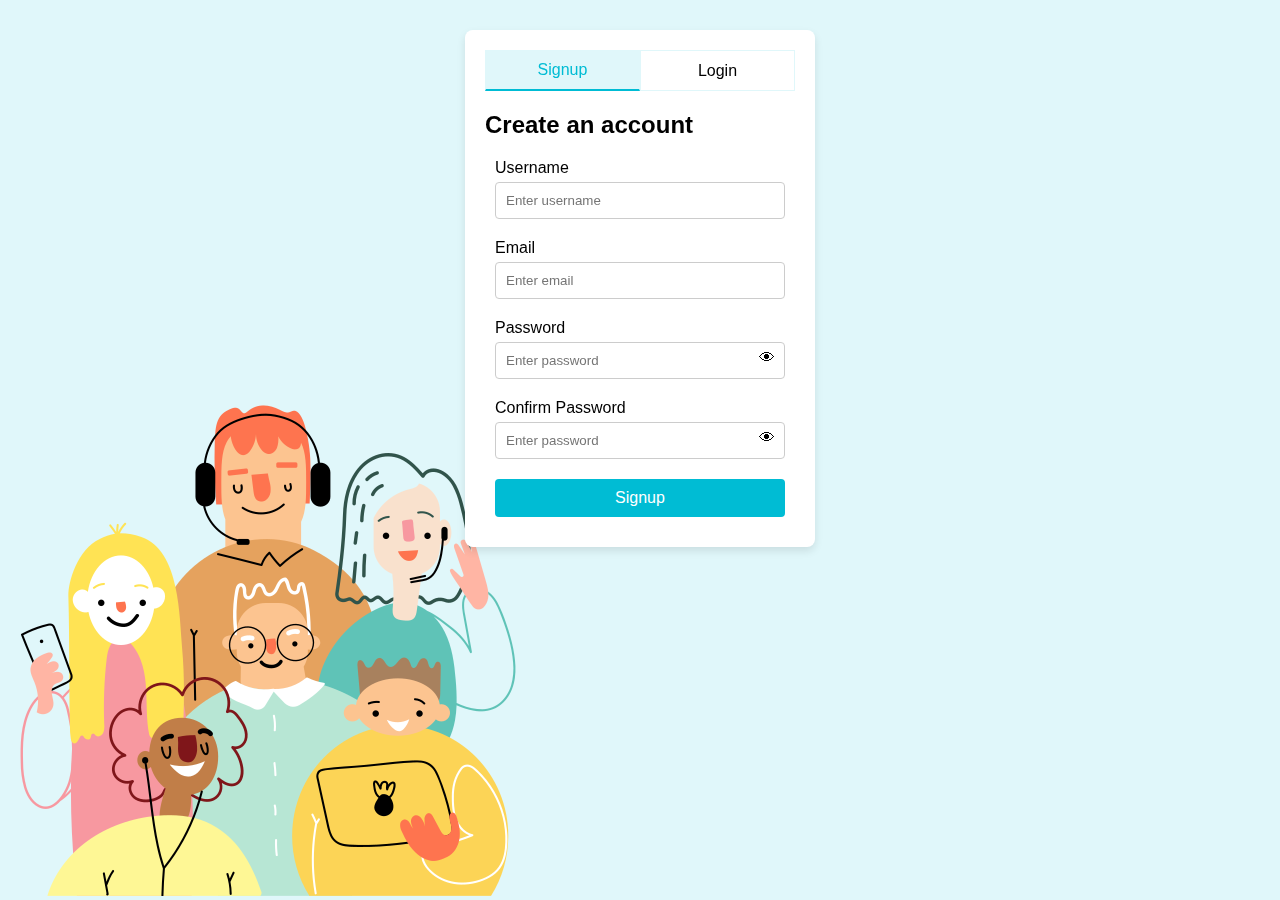
<file: index.html>
<!DOCTYPE html>
<html lang="en">
  <head>
    <meta charset="UTF-8" />
    <meta name="viewport" content="width=device-width, initial-scale=1.0" />
    <title>Friends in social networks</title>
    <link rel="stylesheet" href="styles.css" />
    <link
      rel="icon"
      href="resources/team_people_icon_176892.png"
      type="image/x-icon"
    />
  </head>
  <body>
    <div id="image-container" class="image-container">
      <img
        src="resources/team_people_icon_176892.png"
        alt="Bottom Image"
        class="bottom-image"
      />
    </div>
    <div id="container-autorization" class="container">
      <div class="tabs">
        <button
          id="signuptab"
          class="tab-button active"
          onclick="openTab('signup');"
        >
          Signup
        </button>
        <button id="logintab" class="tab-button" onclick="openTab('login');">
          Login
        </button>
      </div>
      <div id="signup" class="tab-content">
        <h2>Create an account</h2>
        <form id="signup-form" onsubmit="submitSignupForm(event)">
          <div class="input-container">
            <label for="signup-username">Username</label>
            <input
              type="text"
              id="signup-username"
              placeholder="Enter username"
            />
            <div id="username-error" class="error-message"></div>
          </div>
          <div class="input-container">
            <label for="signup-email">Email</label>
            <input type="email" id="signup-email" placeholder="Enter email" />
            <div id="email-error" class="error-message"></div>
          </div>
          <div class="password-container">
            <label for="signup-password">Password</label>
            <input
              type="password"
              id="signup-password"
              placeholder="Enter password"
            />
            <span
              class="toggle-password"
              onclick="togglePassword('signup-password')"
              >&#128065;</span
            >
            <div id="password-error" class="error-message"></div>
          </div>
          <div class="password-container">
            <label for="signup-confirm-password">Confirm Password</label>
            <input
              type="password"
              id="signup-confirm-password"
              placeholder="Enter password"
            />
            <span
              class="toggle-password"
              onclick="togglePassword('signup-confirm-password')"
              >&#128065;</span
            >
            <div id="confirm-password-error" class="error-message"></div>
          </div>
          <div class="button-container">
            <button type="submit" class="btn">Signup</button>
          </div>
        </form>
        <div
          id="success-registration"
          class="success-registration"
          style="display: none"
        >
          <p style="color: green">Successful Registration</p>
        </div>
      </div>

      <div id="login" class="tab-content" style="display: none">
        <h2>Login here</h2>
        <form id="login-form" onsubmit="submitLoginForm(event)">
          <div class="input-container">
            <label for="login-username">Username</label>
            <input
              type="text"
              id="login-username"
              placeholder="Enter username"
            />
            <div id="login-username-error" class="error-message"></div>
          </div>
          <div class="password-container">
            <label for="login-password">Password</label>
            <input
              type="password"
              id="login-password"
              placeholder="Enter password"
            />
            <span
              class="toggle-password"
              onclick="togglePassword('login-password')"
              >&#128065;</span
            >
            <div id="login-password-error" class="error-message"></div>
          </div>
          <div class="button-container">
            <button type="submit" class="btn">Login</button>
          </div>
        </form>
      </div>
      <div id="loader" class="loader" style="display: none">
        <img src="resources/loader.gif" alt="Loading..." />
      </div>
    </div>
    <div id="container-friends" class="container-friends" style="display: none">
      <div class="menu-bar">
        <div class="left-menu">
          <div>
            <img id="user-logo"
              class="logo"
              src="resources/team_people_icon_176892.png"
              alt="User"
            />
          </div>
          <button class="burger-menu"><img src="resources/filter.png" alt="Filter Icon" class="icon"></button>
          <input type="text" class="search-bar" placeholder="🔍︎" />
        </div>
        <div class="right-menu">
          <img src="resources/user.png" alt="User Icon" class="user-icon" />
          <span id="user-info">??? </span>
          <button id="logout-btn" class="logout-btn">Logout</button>
        </div>
      </div>
      <div class="content">
				<aside class="sidebar">
					<div class="sort-section">
						<h4>Sort</h4>
						<div class="sort-options">
							<label><input type="radio" name="sort" value="none" checked> No sorting</label>
							<label><input type="radio" name="sort" value="name-asc"> By name A-Z</label>
							<label><input type="radio" name="sort" value="name-desc"> By name Z-A</label>
							<label><input type="radio" name="sort" value="date-asc"> By registration date (oldest first)</label>
							<label><input type="radio" name="sort" value="date-desc"> By registration date (newest first)</label>
						</div>
					</div>
					<div class="filter-section">
						<h4>Filter</h4>
						<div class="filter-options">
							
							<input type="number" id="min-age" name="min-age" placeholder="Min age" min="18" max="120" value=""> - 
							<input type="number" id="max-age" name="max-age" placeholder="Max age" min="18" max="120" value="">
							<input type="text" id="name" name="name" placeholder="Name">
							<input type="text" id="address" name="address" placeholder="Address">
							<input type="text" id="email" name="email" placeholder="Email">
						</div>
					</div>
					<button id="filter-btn" class="filter-btn">Sort & Filter</button>
					<button id="clear-filter-btn" class="filter-btn">Clear filters</button>
				</aside>
				
        <main class="main-content">
          <!-- Контент буде додано динамічно -->
        </main>
      </div>
    </div>
    <script src="scripts.js"></script>
    <div class="scrollup">
      <img src="resources/up-arrow-icon.png" alt="Up-arrow-icon" />
    </div>
  </body>
</html>
</file>
<file: styles.css>
:root {
  --main-bg-color: #e0f7fa;
  --second-bg-color: white;
  --main-text-color: black;
  --primary-button-color: #00bcd4;
  --primary-button-hover-color: #0097a7;
  --box-shadow-color: rgba(0, 0, 0, 0.1);
}

* {
  box-sizing: border-box; /* Включає padding і border у загальну ширину елемента */
}

body {
  background-color: var(--main-bg-color);
  display: flex;
  justify-content: center;
  padding: 0;
  margin: 0;
  font-family: Arial, sans-serif;
}
.image-container {
  position: fixed;
  bottom: 0;
  left: 20px;
  width: calc(100% - 20px); /* Full width minus the left margin */
  max-height: 100vh; /* Ensure it doesn't exceed the viewport height */
  display: flex;
  justify-content: flex-start; /* Align the image to the left */
  pointer-events: none; /* Make sure it doesn't block clicks */
  z-index: -4;
}
.bottom-image {
  max-height: 100%; /* Ensure it fits within the viewport height */
  max-width: 55%; /* Ensure it doesn't exceed the width minus the left margin */
  height: auto;
  width: auto;
}
.container {
  background-color: var(--second-bg-color);
  transform: translateY(30px);
  padding: 20px;
  border-radius: 8px;
  box-shadow: 0 4px 8px rgba(0, 0, 0, 0.1);
  width: 350px;
}

.tabs {
  display: flex;
  justify-content: space-between;
  margin-bottom: 20px;
}

.tab-button {
  background-color: var(--second-bg-color);
  border: 1px solid var(--main-bg-color);
  padding: 10px;
  cursor: pointer;
  width: 50%;
  text-align: center;
  font-size: 16px;
}

.tab-button.active {
  background-color: var(--main-bg-color);
  border-bottom: 2px solid var(--primary-button-color);
  color: var(--primary-button-color);
}

.tab-content {
  display: none;
}

.tab-content.active {
  display: block;
}

h2 {
  margin: 0 0 20px;
  color: var(--main-text-color);
}

.label-container,
.input-container,
.password-container,
.button-container {
  margin-bottom: 10px;
  padding: 0 10px;
}

label {
  display: block;
  margin-bottom: 5px;
  color: var(--main-text-color);
}

input[type="text"],
input[type="email"],
input[type="password"] {
  width: 100%;
  padding: 10px;
  margin-bottom: 10px;
  border: 1px solid #ccc;
  border-radius: 4px;
  box-sizing: border-box; /* Включає padding і border у загальну ширину елемента */
}

.password-container {
  position: relative;
}

.toggle-password {
  position: absolute;
  right: 20px;
  top: 35px;
  transform: translateY(
    -5px
  ); /* Зміщує елемент вгору на половину його висоти */
  cursor: pointer;
}

.btn {
  width: 100%;
  padding: 10px;
  background-color: var(--primary-button-color);
  color: var(--second-bg-color);
  border: none;
  border-radius: 4px;
  cursor: pointer;
  font-size: 16px;
  box-sizing: border-box; /* Включає padding і border у загальну ширину елемента */
}

.btn:hover {
  background-color: var(--primary-button-hover-color);
}
.loader {
  display: block;
  transform: translateX(+35%);
  /* width: 100%; */
  justify-content: center;
  align-items: center;
  height: 100px;
}

/* друзі*/
.container-friends {
  width: 100vw;
  padding: 0;
  margin: 0;
}
.menu-bar {
  display: flex;
  justify-content: space-between;
  /*align-items: center;*/
  padding: 10px 20px;
  background-color: #ffffff;
  box-shadow: 0 4px 8px rgba(0, 0, 0, 0.1);
  position: fixed;
  top: 0;
  width: 100%;
  z-index: 1000;
}

.left-menu {
  display: flex;
  align-items: center;
}

.burger-menu {
  background: none;
  border: none;
  font-size: 24px;
  cursor: pointer;
}

.search-bar {
  margin-left: 20px;
  padding: 10px;
  font-size: 16px;
  border: 1px solid #ccc;
  border-radius: 4px;
}

.right-menu {
  display: flex;
  align-items: center;
  margin-right: 10px;
}

.user-icon {
  height: 50px;
  width: auto;
  margin-right: 10px;
}
.burger-menu {
  padding: 10px;
  background-color: var(--primary-button-color);
  color: var(--second-bg-color);
  border: none;
  border-radius: 4px;
  cursor: pointer;
  font-size: 16px;
  margin-left: 10px;
}

.logout-btn {
  padding: 10px;
  background-color: var(--primary-button-color);
  color: var(--second-bg-color);
  border: none;
  border-radius: 4px;
  cursor: pointer;
  font-size: 16px;
  margin-left: 10px;
}

.logout-btn:hover {
  background-color: var(--primary-button-hover-color);
}

.content {
  display: flex;
  margin-top: 95px;
}
.sidebar {
  display: none;
  background-color: #ffffff;
  padding: 20px;
  margin-right: 20px;
  width: 30%;
  min-height: 100vh;

  border-radius: 8px;
  box-shadow: 4px 0px 8px rgba(0, 0, 0, 0.1);
}
.sidebar.active {
  display: block;
}

.filter-btn {
  padding: 10px;
  background-color: var(--primary-button-color);
  color: var(--second-bg-color);
  border: none;
  border-radius: 4px;
  cursor: pointer;
  font-size: 16px;
  width: 100%;
  margin-top: 10px;
}

.filter-btn:hover {
  background-color: var(--primary-button-hover-color);
}

.main-content {
  background-color: var(--main-bg-color);

  padding: 20px;
  width: 100%;
}
.logo {
  height: 60px;
  width: auto;
  cursor: pointer;
}
@media screen and (max-width: 768px) {
  .menu-bar {
    display: flex;
    flex-direction: column; /* Зміна напрямку відображення на колонку */
  }

  .left-menu {
    display: flex;
    /*flex-direction: column;*/
    justify-content: center;
    text-align: center;
    order: 1; /* Зміна порядку відображення */
    /* Додатковий відступ між рядками */
  }

  .right-menu {
    order: 2; /* Зміна порядку відображення */
    display: flex;
    text-align: center;
  }

  .search-bar {
    width: 100%; /* Розширення пошукового поля на всю ширину */
  }

  .logo {
    width: 15vw;
    height: auto;
    /* Додатковий відступ між рядками */
  }

  .burger-menu {
    order: 2; /* Зміна порядку відображення */
  }
  .container-friends {
    display: flex;
  }
  .content {
    display: flex;
    flex-direction: column;
    margin-top: 125px;
  }
  .sidebar.active {
    width: 100vw;
    height: auto;
  }
  .main-content {
    width: 100vw;
  }
}
/* Стилі карток*/

.user-card {
  display: flex;
  flex-direction: column;
  align-items: center;
  background-color: var(--second-bg-color);
  padding: 20px;
  margin: 10px;
  border-radius: 8px;
  box-shadow: 0 4px 8px var(--box-shadow-color);
}

.user-photo {
  border-radius: 50%;
  width: 150px;
  height: 150px;
  box-shadow: 0 4px 8px rgba(0, 0, 0, 0.1);
  margin-bottom: 5px;
}

.user-info {
  text-align: center;
  width: 100%;
}
.user-info h3 {
  color: var(--second-bg-color); /* Змінюємо колір тексту */
  background-color: var(--primary-button-color); /* Змінюємо колір фону */
  padding: 10px;
  border-radius: 5px;
  margin-bottom: 20px;
}
.user-info div {
  display: flex;
  align-items: center;
  margin-bottom: 5px;
}
.user-info div span {
  text-align: left; /* Вирівнюємо текст по лівому краю */
  white-space: normal; /* Дозволяємо переносити текст */
}
.user-info .email {
  font-size: 13px; /* Початковий розмір шрифту */
  cursor: pointer; /* Зробити текст клікабельним */
}

.user-info .icon {
  margin-right: 10px;
}
.scrollup {
  position: fixed;
  bottom: 40px;
  right: 40px;
  display: none;
  justify-content: center;
  align-items: center;
  z-index: 5;
}

/*side-bar*/

.sort-section,
.filter-section {
  margin-bottom: 10px;
  border: 1px solid #ccc;
  border-radius: 8px;
  padding: 10px;
  padding-top: 0;
}
.h4 {
  display: flex;
  text-align: center;
  align-items: center;
  margin: 0;
  padding: 0;
}
.sort-options label,
.filter-options label {
  display: block;
  margin-bottom: 5px;
}

.filter-options input[type="number"] {
  width: calc(50% - 8px); /* Залишаємо місце для лейблів */
  padding: 10px;
  margin-bottom: 10px;
  border: 1px solid #ccc;
  border-radius: 4px;
  box-sizing: border-box;
}

.filter-options input[type="text"] {
  width: calc(100%); /* Залишаємо місце для лейблів */
}

@media (min-width: 769px) {
  .main-content {
    display: flex;
    flex-wrap: wrap;
    justify-content: space-between;
  }

  .user-card {
    width: calc(33% - 20px); /* 3 cards per row with sidebar */
  }
}

@media (max-width: 768px) {
  .user-card {
    width: 100%;
  }
}
@media (max-width: 768px) {
  .user-info .email {
    font-size: 10px; /* Зменшений розмір шрифту */
  }
}
</file>
